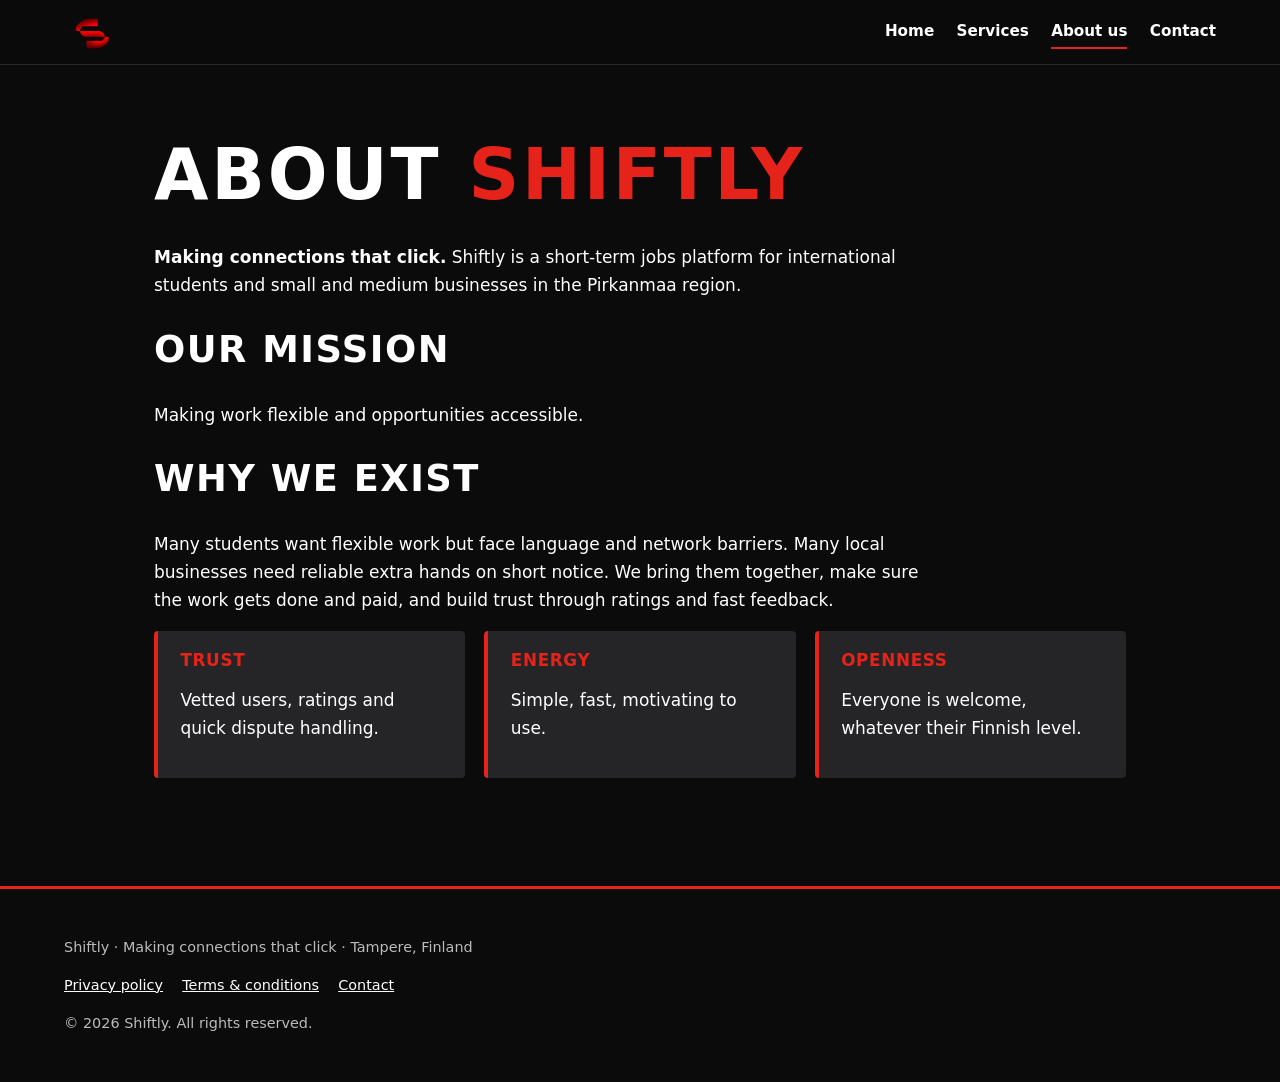
<file: about.html>
<!doctype html><html lang="en"><head><meta charset="utf-8"><meta name="viewport" content="width=device-width,initial-scale=1">
<title>About us · Shiftly</title><meta name="description" content="Shiftly connects international students with Pirkanmaa businesses for flexible short-term work.">
<link rel="icon" href="assets/logo-red.png"><link rel="stylesheet" href="style.css"></head>
<body class=""><header><a href="index.html"><img src="assets/logo-white.png" alt="Shiftly"></a><nav><a href="index.html">Home</a><a href="services.html">Services</a><a href="about.html" class=on>About us</a><a href="contact.html">Contact</a></nav></header>
<main><section class="page"><h1>About <span class="red">Shiftly</span></h1>
<p><b>Making connections that click.</b> Shiftly is a short-term jobs platform for international students and small and medium businesses in the Pirkanmaa region.</p>
<h2>Our mission</h2><p>Making work flexible and opportunities accessible.</p>
<h2>Why we exist</h2><p>Many students want flexible work but face language and network barriers. Many local businesses need reliable extra hands on short notice. We bring them together, make sure the work gets done and paid, and build trust through ratings and fast feedback.</p>
<div class="grid"><div class="card"><h3>Trust</h3><p>Vetted users, ratings and quick dispute handling.</p></div><div class="card"><h3>Energy</h3><p>Simple, fast, motivating to use.</p></div><div class="card"><h3>Openness</h3><p>Everyone is welcome, whatever their Finnish level.</p></div></div></section></main>
<footer><p>Shiftly · Making connections that click · Tampere, Finland</p><p><a href="privacy.html">Privacy policy</a><a href="terms.html">Terms &amp; conditions</a><a href="contact.html">Contact</a></p><p>© 2026 Shiftly. All rights reserved.</p></footer></body></html>
</file>
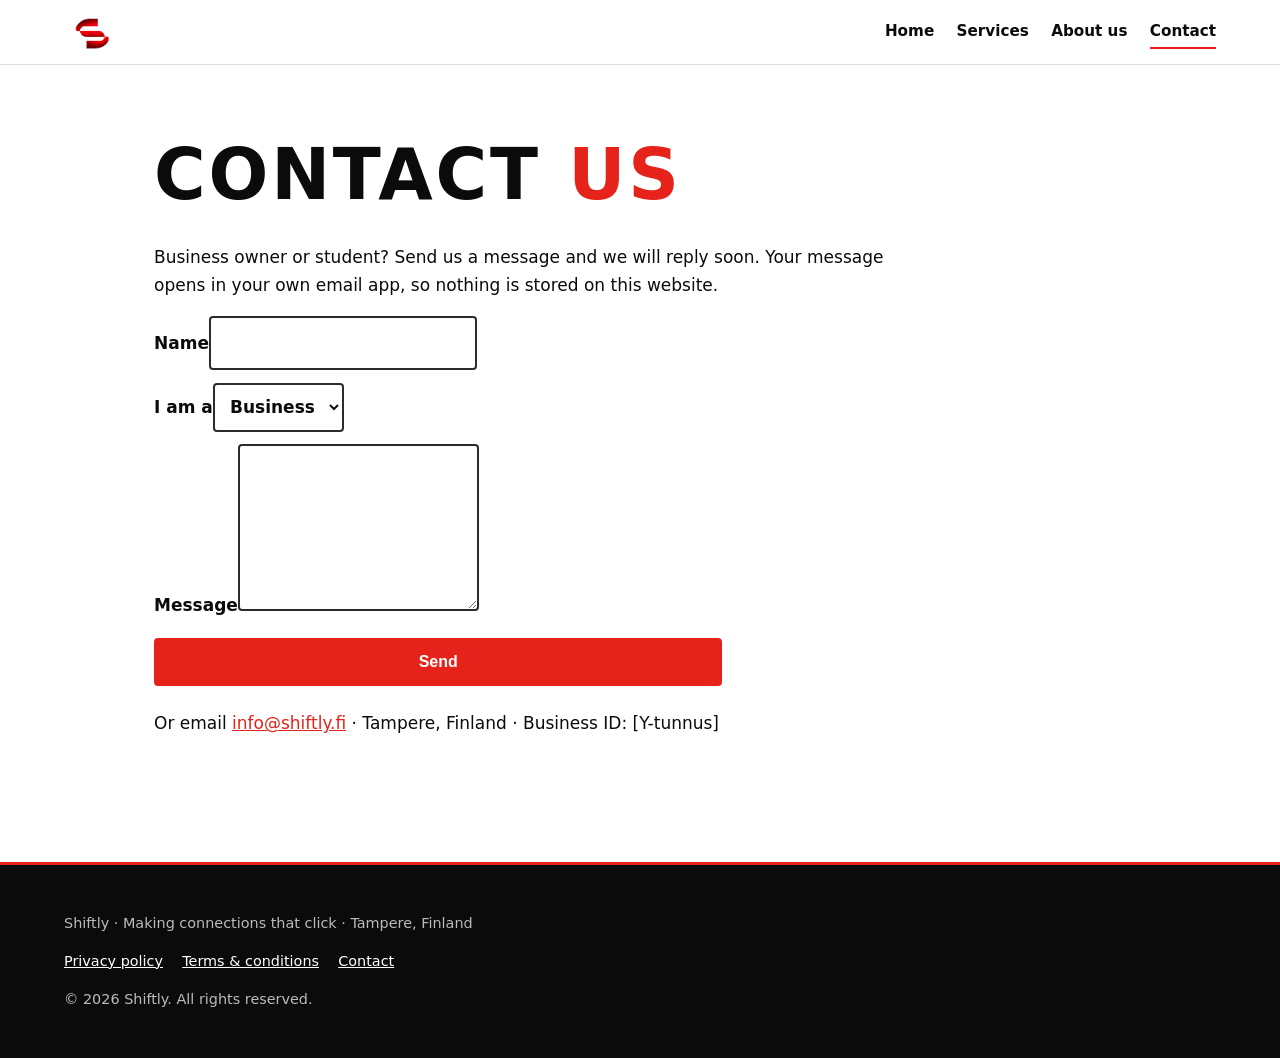
<file: contact.html>
<!doctype html><html lang="en"><head><meta charset="utf-8"><meta name="viewport" content="width=device-width,initial-scale=1">
<title>Contact · Shiftly</title><meta name="description" content="Shiftly connects international students with Pirkanmaa businesses for flexible short-term work.">
<link rel="icon" href="assets/logo-red.png"><link rel="stylesheet" href="style.css"></head>
<body class="light"><header><a href="index.html"><img src="assets/logo-red.png" alt="Shiftly"></a><nav><a href="index.html">Home</a><a href="services.html">Services</a><a href="about.html">About us</a><a href="contact.html" class=on>Contact</a></nav></header>
<main><section class="page"><h1>Contact <span class="red">us</span></h1>
<p>Business owner or student? Send us a message and we will reply soon. Your message opens in your own email app, so nothing is stored on this website.</p>
<form id="f"><label>Name<input id="n" required></label><label>I am a<select id="t"><option>Business</option><option>Student</option><option>Other</option></select></label><label>Message<textarea id="m" rows="5" required></textarea></label><button class="btn" type="submit">Send</button></form>
<p>Or email <a href="mailto:info@shiftly.fi">info@shiftly.fi</a> · Tampere, Finland · Business ID: [Y-tunnus]</p>
<script>document.getElementById('f').onsubmit=e=>{e.preventDefault();const v=i=>encodeURIComponent(document.getElementById(i).value);location.href='mailto:info@shiftly.fi?subject='+v('t')+' enquiry from '+v('n')+'&body='+v('m')}</script></section></main>
<footer><p>Shiftly · Making connections that click · Tampere, Finland</p><p><a href="privacy.html">Privacy policy</a><a href="terms.html">Terms &amp; conditions</a><a href="contact.html">Contact</a></p><p>© 2026 Shiftly. All rights reserved.</p></footer></body></html>
</file>
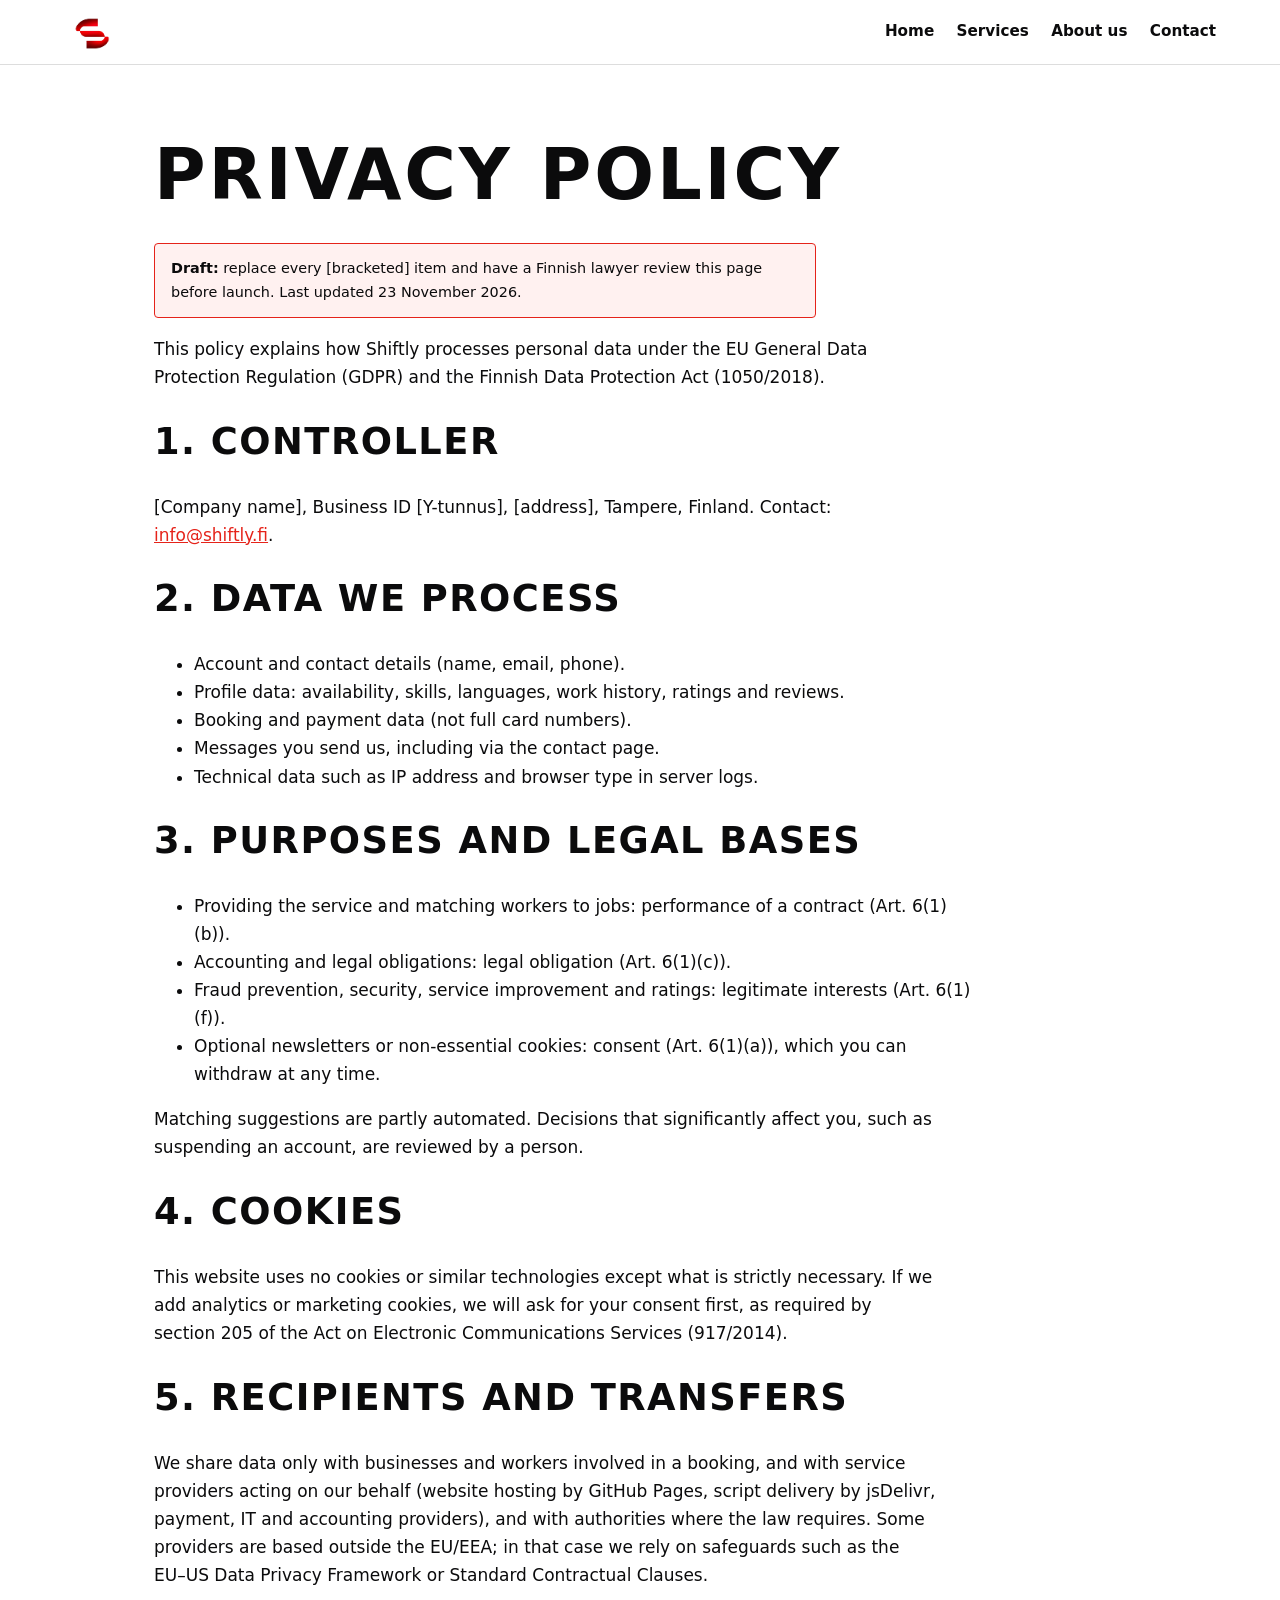
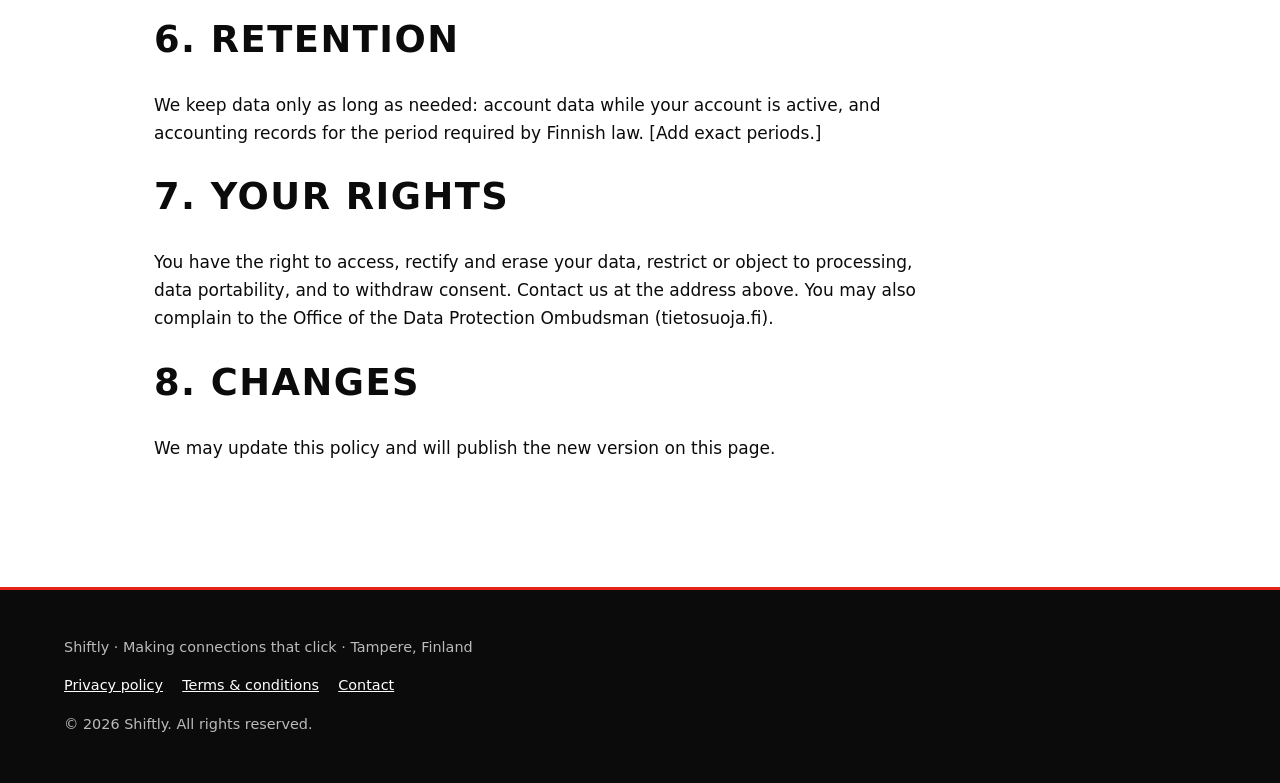
<file: privacy.html>
<!doctype html><html lang="en"><head><meta charset="utf-8"><meta name="viewport" content="width=device-width,initial-scale=1">
<title>Privacy policy · Shiftly</title><meta name="description" content="Shiftly connects international students with Pirkanmaa businesses for flexible short-term work.">
<link rel="icon" href="assets/logo-red.png"><link rel="stylesheet" href="style.css"></head>
<body class="light"><header><a href="index.html"><img src="assets/logo-red.png" alt="Shiftly"></a><nav><a href="index.html">Home</a><a href="services.html">Services</a><a href="about.html">About us</a><a href="contact.html">Contact</a></nav></header>
<main><section class="page"><h1>Privacy policy</h1><p class="note"><b>Draft:</b> replace every [bracketed] item and have a Finnish lawyer review this page before launch. Last updated 23 November 2026.</p>
<p>This policy explains how Shiftly processes personal data under the EU General Data Protection Regulation (GDPR) and the Finnish Data Protection Act (1050/2018).</p>
<h2>1. Controller</h2><p>[Company name], Business ID [Y-tunnus], [address], Tampere, Finland. Contact: <a href="mailto:info@shiftly.fi">info@shiftly.fi</a>.</p>
<h2>2. Data we process</h2><ul><li>Account and contact details (name, email, phone).</li><li>Profile data: availability, skills, languages, work history, ratings and reviews.</li><li>Booking and payment data (not full card numbers).</li><li>Messages you send us, including via the contact page.</li><li>Technical data such as IP address and browser type in server logs.</li></ul>
<h2>3. Purposes and legal bases</h2><ul><li>Providing the service and matching workers to jobs: performance of a contract (Art. 6(1)(b)).</li><li>Accounting and legal obligations: legal obligation (Art. 6(1)(c)).</li><li>Fraud prevention, security, service improvement and ratings: legitimate interests (Art. 6(1)(f)).</li><li>Optional newsletters or non-essential cookies: consent (Art. 6(1)(a)), which you can withdraw at any time.</li></ul>
<p>Matching suggestions are partly automated. Decisions that significantly affect you, such as suspending an account, are reviewed by a person.</p>
<h2>4. Cookies</h2><p>This website uses no cookies or similar technologies except what is strictly necessary. If we add analytics or marketing cookies, we will ask for your consent first, as required by section 205 of the Act on Electronic Communications Services (917/2014).</p>
<h2>5. Recipients and transfers</h2><p>We share data only with businesses and workers involved in a booking, and with service providers acting on our behalf (website hosting by GitHub Pages, script delivery by jsDelivr, payment, IT and accounting providers), and with authorities where the law requires. Some providers are based outside the EU/EEA; in that case we rely on safeguards such as the EU–US Data Privacy Framework or Standard Contractual Clauses.</p>
<h2>6. Retention</h2><p>We keep data only as long as needed: account data while your account is active, and accounting records for the period required by Finnish law. [Add exact periods.]</p>
<h2>7. Your rights</h2><p>You have the right to access, rectify and erase your data, restrict or object to processing, data portability, and to withdraw consent. Contact us at the address above. You may also complain to the Office of the Data Protection Ombudsman (tietosuoja.fi).</p>
<h2>8. Changes</h2><p>We may update this policy and will publish the new version on this page.</p></section></main>
<footer><p>Shiftly · Making connections that click · Tampere, Finland</p><p><a href="privacy.html">Privacy policy</a><a href="terms.html">Terms &amp; conditions</a><a href="contact.html">Contact</a></p><p>© 2026 Shiftly. All rights reserved.</p></footer></body></html>
</file>
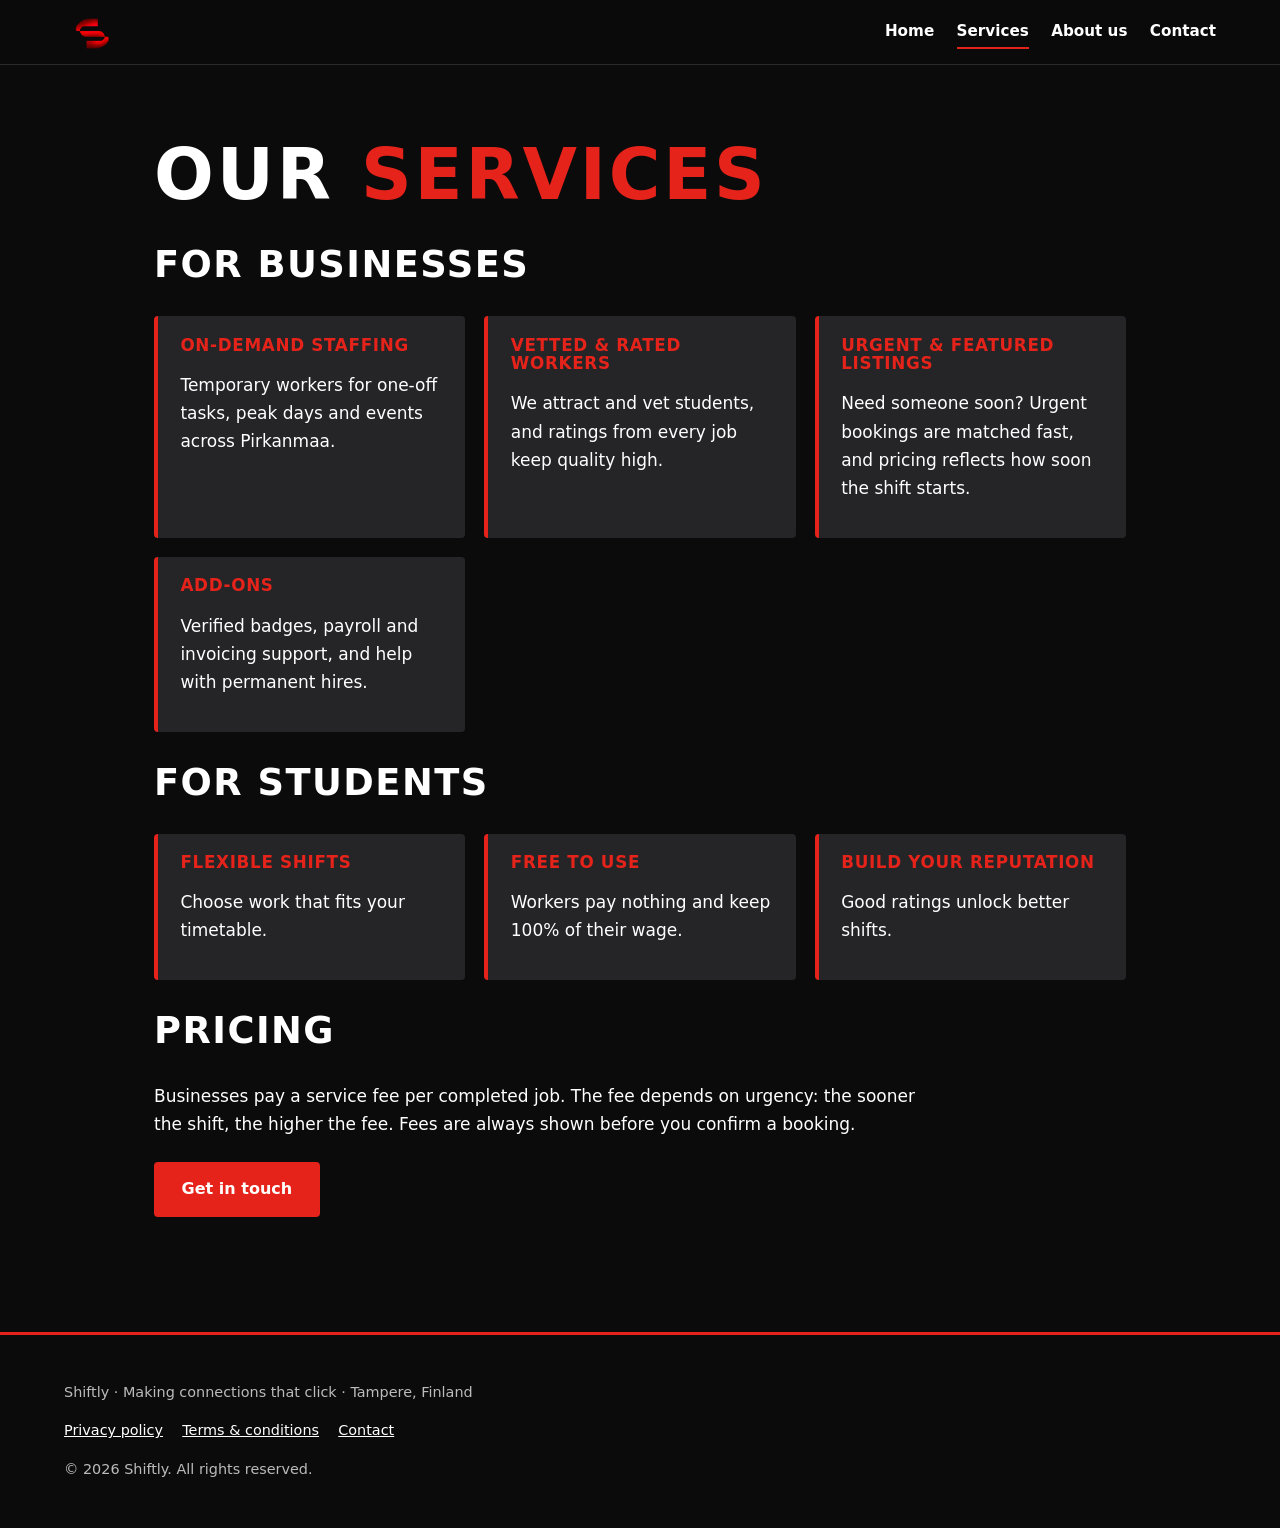
<file: services.html>
<!doctype html><html lang="en"><head><meta charset="utf-8"><meta name="viewport" content="width=device-width,initial-scale=1">
<title>Services · Shiftly</title><meta name="description" content="Shiftly connects international students with Pirkanmaa businesses for flexible short-term work.">
<link rel="icon" href="assets/logo-red.png"><link rel="stylesheet" href="style.css"></head>
<body class=""><header><a href="index.html"><img src="assets/logo-white.png" alt="Shiftly"></a><nav><a href="index.html">Home</a><a href="services.html" class=on>Services</a><a href="about.html">About us</a><a href="contact.html">Contact</a></nav></header>
<main><section class="page"><h1>Our <span class="red">services</span></h1>
<h2>For businesses</h2><div class="grid">
<div class="card"><h3>On-demand staffing</h3><p>Temporary workers for one-off tasks, peak days and events across Pirkanmaa.</p></div>
<div class="card"><h3>Vetted &amp; rated workers</h3><p>We attract and vet students, and ratings from every job keep quality high.</p></div>
<div class="card"><h3>Urgent &amp; featured listings</h3><p>Need someone soon? Urgent bookings are matched fast, and pricing reflects how soon the shift starts.</p></div>
<div class="card"><h3>Add-ons</h3><p>Verified badges, payroll and invoicing support, and help with permanent hires.</p></div></div>
<h2>For students</h2><div class="grid">
<div class="card"><h3>Flexible shifts</h3><p>Choose work that fits your timetable.</p></div>
<div class="card"><h3>Free to use</h3><p>Workers pay nothing and keep 100% of their wage.</p></div>
<div class="card"><h3>Build your reputation</h3><p>Good ratings unlock better shifts.</p></div></div>
<h2>Pricing</h2><p>Businesses pay a service fee per completed job. The fee depends on urgency: the sooner the shift, the higher the fee. Fees are always shown before you confirm a booking.</p>
<a class="btn" href="contact.html">Get in touch</a></section></main>
<footer><p>Shiftly · Making connections that click · Tampere, Finland</p><p><a href="privacy.html">Privacy policy</a><a href="terms.html">Terms &amp; conditions</a><a href="contact.html">Contact</a></p><p>© 2026 Shiftly. All rights reserved.</p></footer></body></html>
</file>
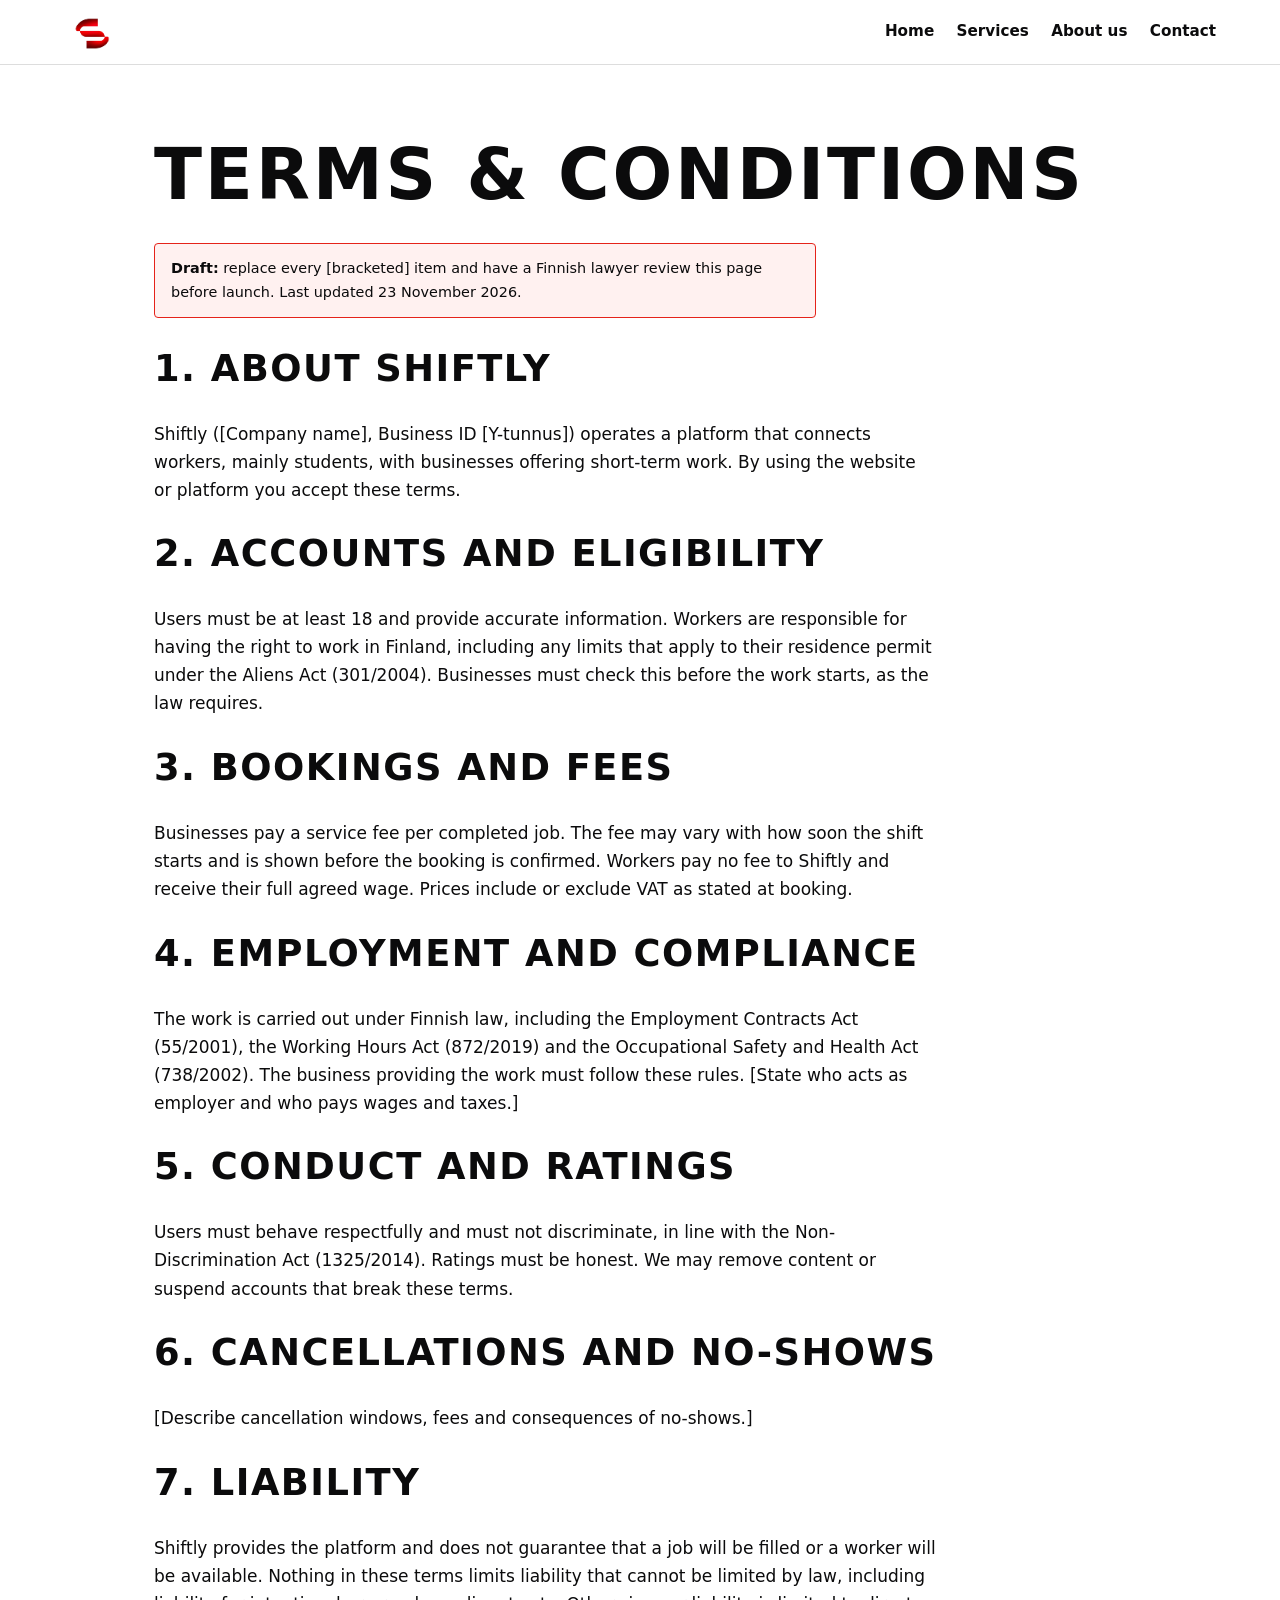
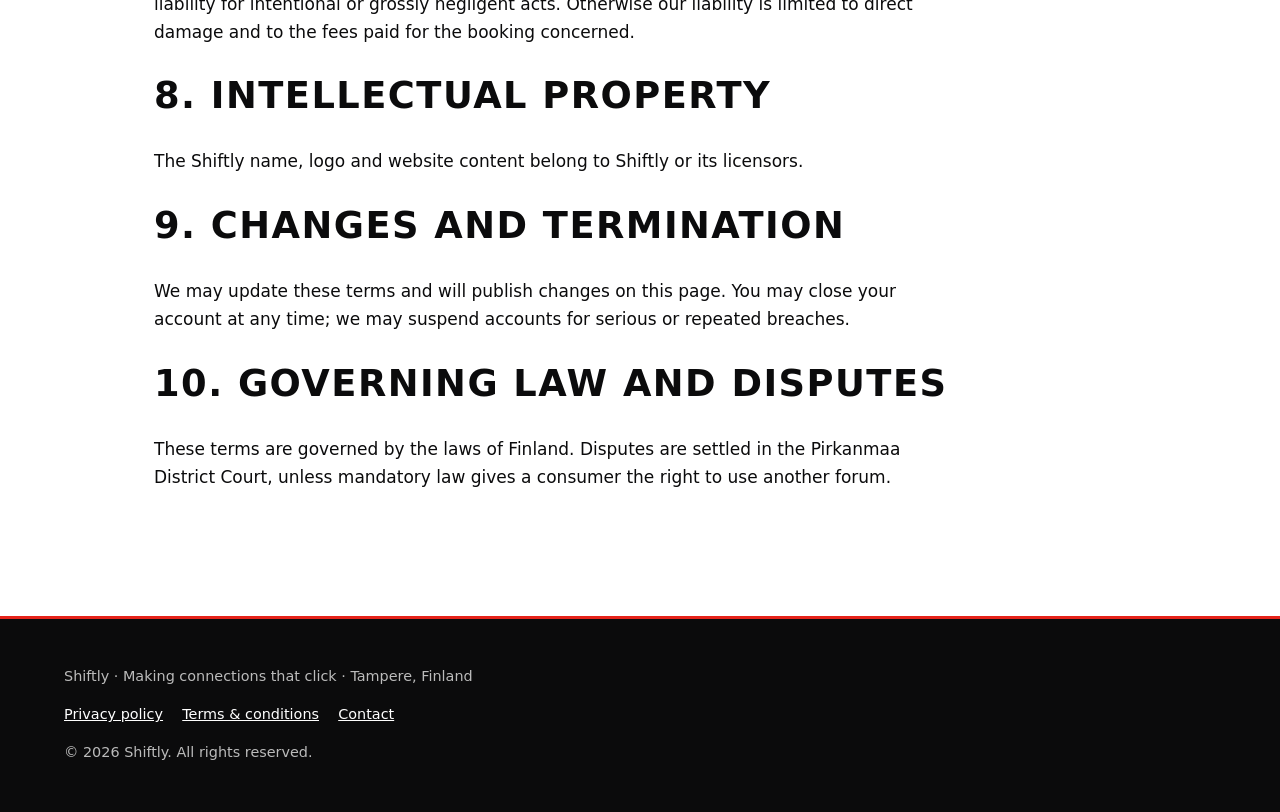
<file: terms.html>
<!doctype html><html lang="en"><head><meta charset="utf-8"><meta name="viewport" content="width=device-width,initial-scale=1">
<title>Terms & conditions · Shiftly</title><meta name="description" content="Shiftly connects international students with Pirkanmaa businesses for flexible short-term work.">
<link rel="icon" href="assets/logo-red.png"><link rel="stylesheet" href="style.css"></head>
<body class="light"><header><a href="index.html"><img src="assets/logo-red.png" alt="Shiftly"></a><nav><a href="index.html">Home</a><a href="services.html">Services</a><a href="about.html">About us</a><a href="contact.html">Contact</a></nav></header>
<main><section class="page"><h1>Terms &amp; conditions</h1><p class="note"><b>Draft:</b> replace every [bracketed] item and have a Finnish lawyer review this page before launch. Last updated 23 November 2026.</p>
<h2>1. About Shiftly</h2><p>Shiftly ([Company name], Business ID [Y-tunnus]) operates a platform that connects workers, mainly students, with businesses offering short-term work. By using the website or platform you accept these terms.</p>
<h2>2. Accounts and eligibility</h2><p>Users must be at least 18 and provide accurate information. Workers are responsible for having the right to work in Finland, including any limits that apply to their residence permit under the Aliens Act (301/2004). Businesses must check this before the work starts, as the law requires.</p>
<h2>3. Bookings and fees</h2><p>Businesses pay a service fee per completed job. The fee may vary with how soon the shift starts and is shown before the booking is confirmed. Workers pay no fee to Shiftly and receive their full agreed wage. Prices include or exclude VAT as stated at booking.</p>
<h2>4. Employment and compliance</h2><p>The work is carried out under Finnish law, including the Employment Contracts Act (55/2001), the Working Hours Act (872/2019) and the Occupational Safety and Health Act (738/2002). The business providing the work must follow these rules. [State who acts as employer and who pays wages and taxes.]</p>
<h2>5. Conduct and ratings</h2><p>Users must behave respectfully and must not discriminate, in line with the Non-Discrimination Act (1325/2014). Ratings must be honest. We may remove content or suspend accounts that break these terms.</p>
<h2>6. Cancellations and no-shows</h2><p>[Describe cancellation windows, fees and consequences of no-shows.]</p>
<h2>7. Liability</h2><p>Shiftly provides the platform and does not guarantee that a job will be filled or a worker will be available. Nothing in these terms limits liability that cannot be limited by law, including liability for intentional or grossly negligent acts. Otherwise our liability is limited to direct damage and to the fees paid for the booking concerned.</p>
<h2>8. Intellectual property</h2><p>The Shiftly name, logo and website content belong to Shiftly or its licensors.</p>
<h2>9. Changes and termination</h2><p>We may update these terms and will publish changes on this page. You may close your account at any time; we may suspend accounts for serious or repeated breaches.</p>
<h2>10. Governing law and disputes</h2><p>These terms are governed by the laws of Finland. Disputes are settled in the Pirkanmaa District Court, unless mandatory law gives a consumer the right to use another forum.</p></section></main>
<footer><p>Shiftly · Making connections that click · Tampere, Finland</p><p><a href="privacy.html">Privacy policy</a><a href="terms.html">Terms &amp; conditions</a><a href="contact.html">Contact</a></p><p>© 2026 Shiftly. All rights reserved.</p></footer></body></html>
</file>
<file: style.css>
:root{--k:#0B0B0C;--r:#E5231A;--w:#fff;--g:#2B2B2E}
*{box-sizing:border-box}html{scroll-behavior:smooth}
body{margin:0;background:var(--k);color:var(--w);font:17px/1.65 system-ui,-apple-system,"Segoe UI",Roboto,sans-serif}
a{color:var(--r)}h1,h2,h3{font-family:"Arial Black",Impact,system-ui,sans-serif;text-transform:uppercase;letter-spacing:.04em;line-height:1.1}
h1{font-size:clamp(2.2rem,6vw,4.4rem);margin:0 0 .4em}h2{font-size:clamp(1.5rem,3.5vw,2.3rem)}h3{font-size:1.05rem;color:var(--r)}
header{position:sticky;top:0;z-index:5;display:flex;flex-wrap:wrap;gap:.6rem 2rem;align-items:center;justify-content:space-between;padding:.7rem 5vw;background:rgba(11,11,12,.88);backdrop-filter:blur(8px);border-bottom:1px solid var(--g)}
header img{height:42px;display:block}nav{display:flex;flex-wrap:wrap;gap:.3rem 1.4rem}
nav a{color:var(--w);text-decoration:none;font-weight:600;font-size:.95rem;padding:.2rem 0;border-bottom:2px solid transparent}
nav a:hover,nav a.on{border-color:var(--r)}
#bg{position:fixed;inset:0;width:100%;height:100%;z-index:0;pointer-events:none}
main{position:relative;z-index:1}section{padding:12vh 5vw;max-width:1100px;margin:auto}
.hero{min-height:88vh;display:flex;flex-direction:column;justify-content:center;max-width:1100px}
.hero p{max-width:34em;font-size:1.2rem}.red{color:var(--r)}
.btn{display:inline-block;background:var(--r);color:var(--w);padding:.8rem 1.6rem;font-weight:700;text-decoration:none;border-radius:4px;margin:.4rem .6rem .4rem 0;border:2px solid var(--r);cursor:pointer;font-size:1rem}
.btn.o{background:transparent}.btn:hover{background:var(--w);color:var(--k);border-color:var(--w)}
.grid{display:grid;grid-template-columns:repeat(auto-fit,minmax(250px,1fr));gap:1.2rem}
.card{background:rgba(43,43,46,.82);border-left:4px solid var(--r);padding:1.2rem 1.4rem;border-radius:4px}
.card h3{margin-top:0}.num{font:900 2.6rem "Arial Black",Impact,sans-serif;color:var(--r)}
.page{padding-top:8vh}.page p,.page li{max-width:46em}
body.light{background:var(--w);color:var(--k)}body.light header{background:rgba(255,255,255,.92);border-color:#ddd}
body.light nav a{color:var(--k)}body.light .card{background:#f3f3f3}body.light .btn:hover{background:var(--k);border-color:var(--k);color:var(--w)}
.note{background:#fff1f0;border:1px solid var(--r);padding:.8rem 1rem;border-radius:4px;font-size:.9rem;color:var(--k)}
form{display:grid;gap:.8rem;max-width:34em}input,textarea,select{font:inherit;padding:.7rem;border:2px solid var(--g);border-radius:4px;background:#fff;color:var(--k)}
label{font-weight:600}footer{position:relative;z-index:1;background:var(--k);color:#bbb;padding:2rem 5vw;font-size:.9rem;border-top:3px solid var(--r)}
footer a{color:var(--w);margin-right:1.2rem}footer img{height:34px}
@media(prefers-reduced-motion:reduce){html{scroll-behavior:auto}}
</file>
